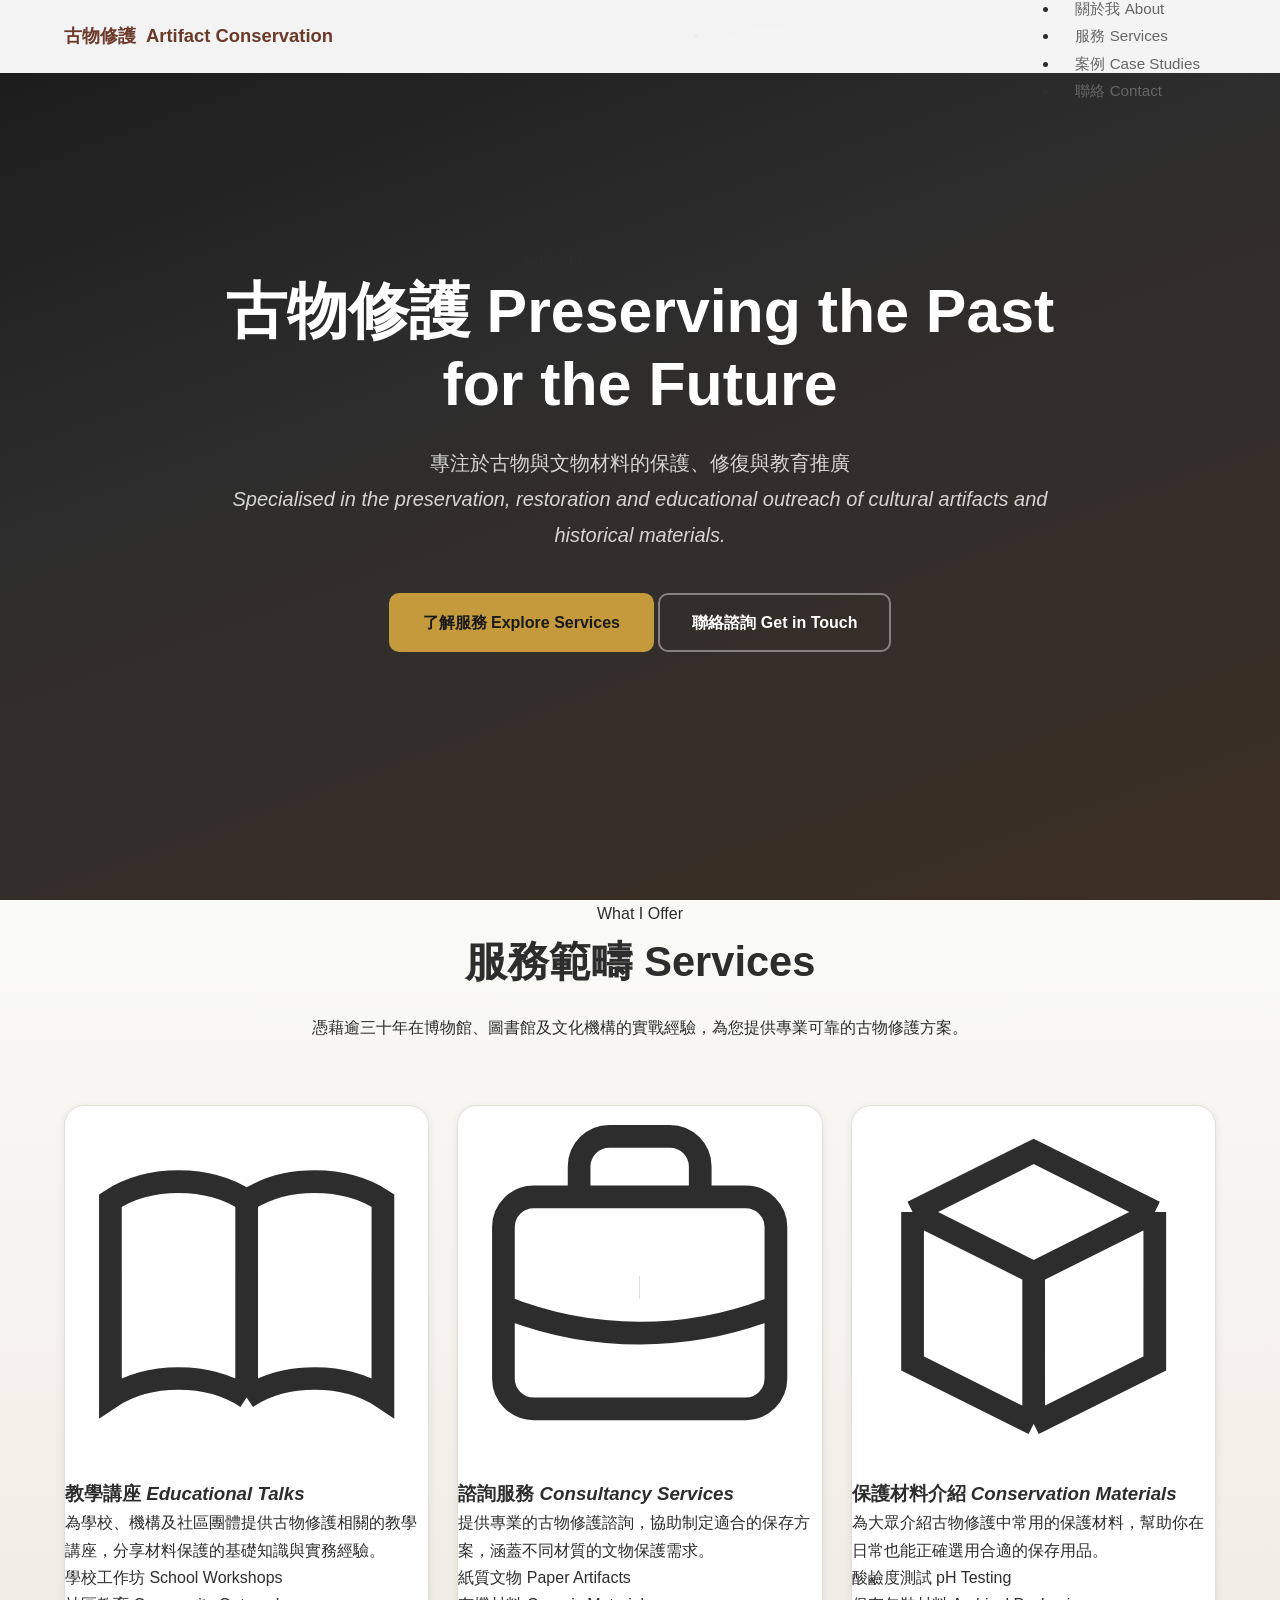
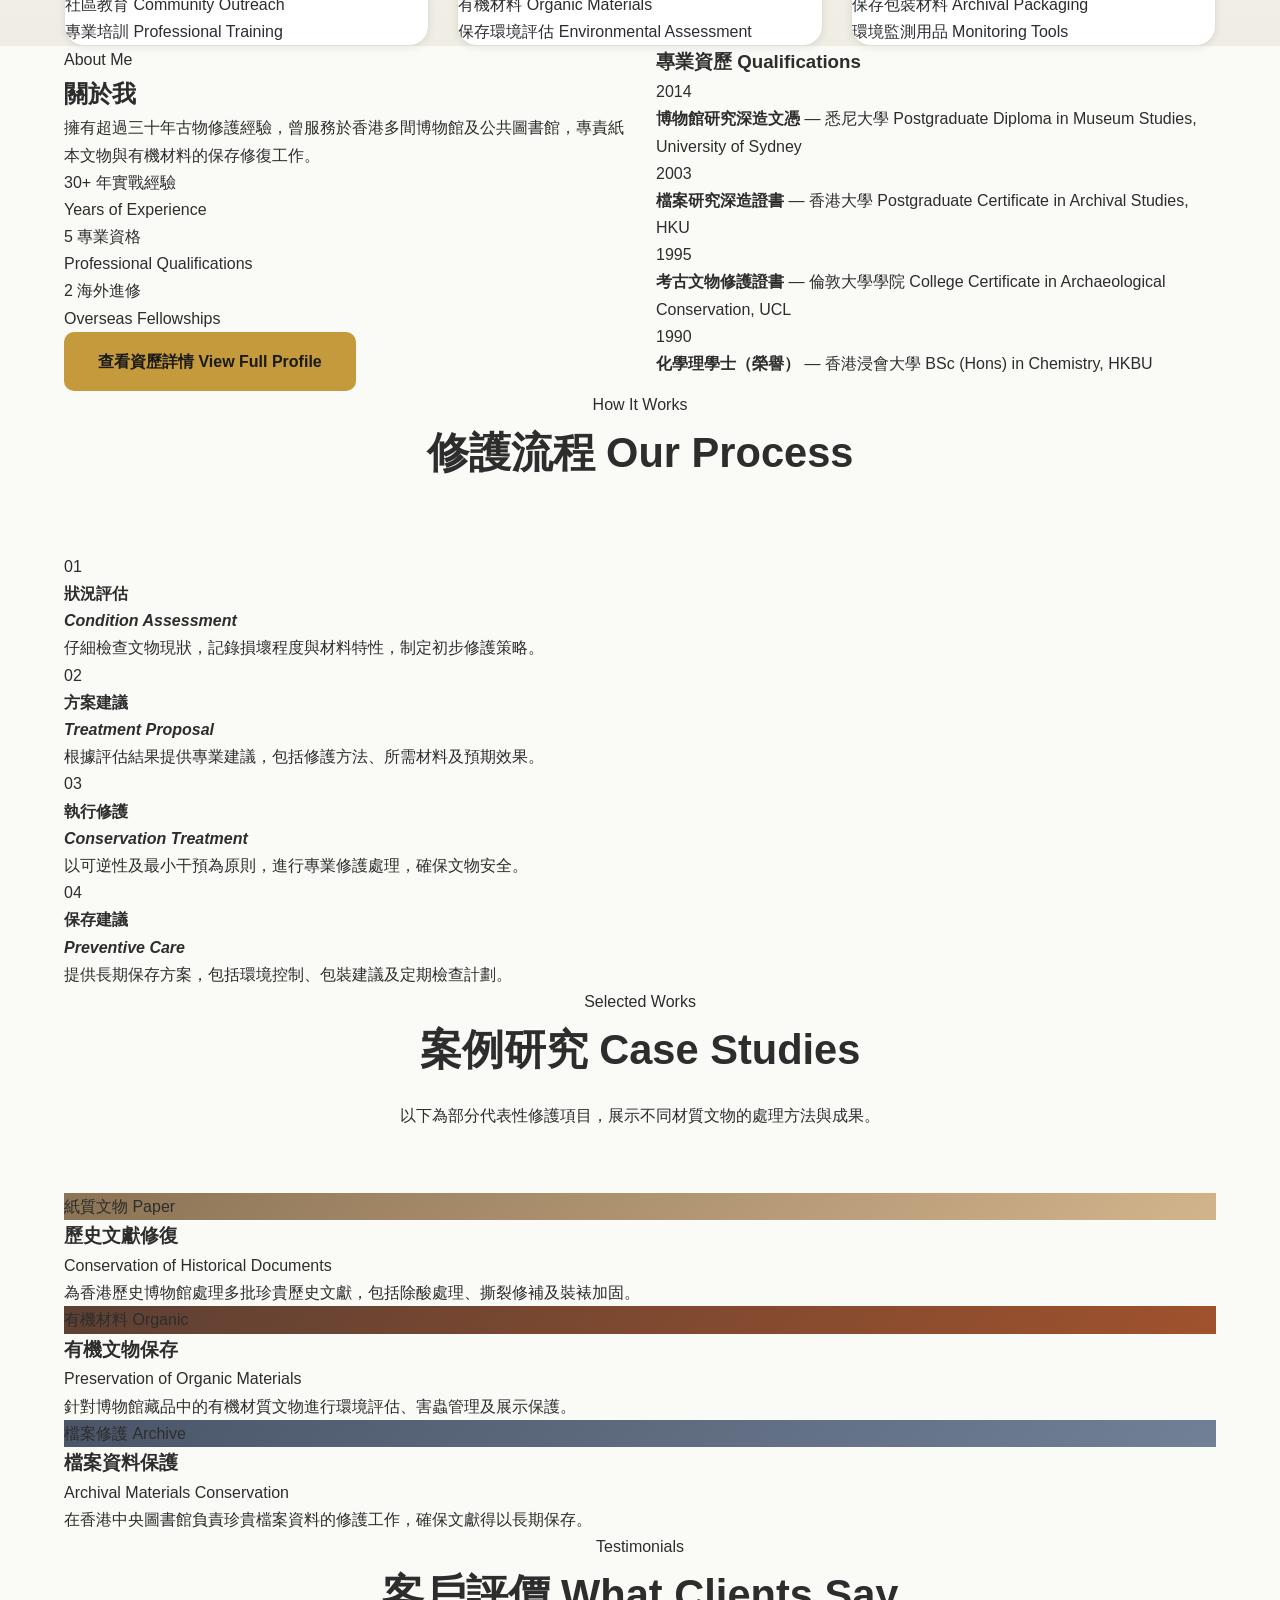
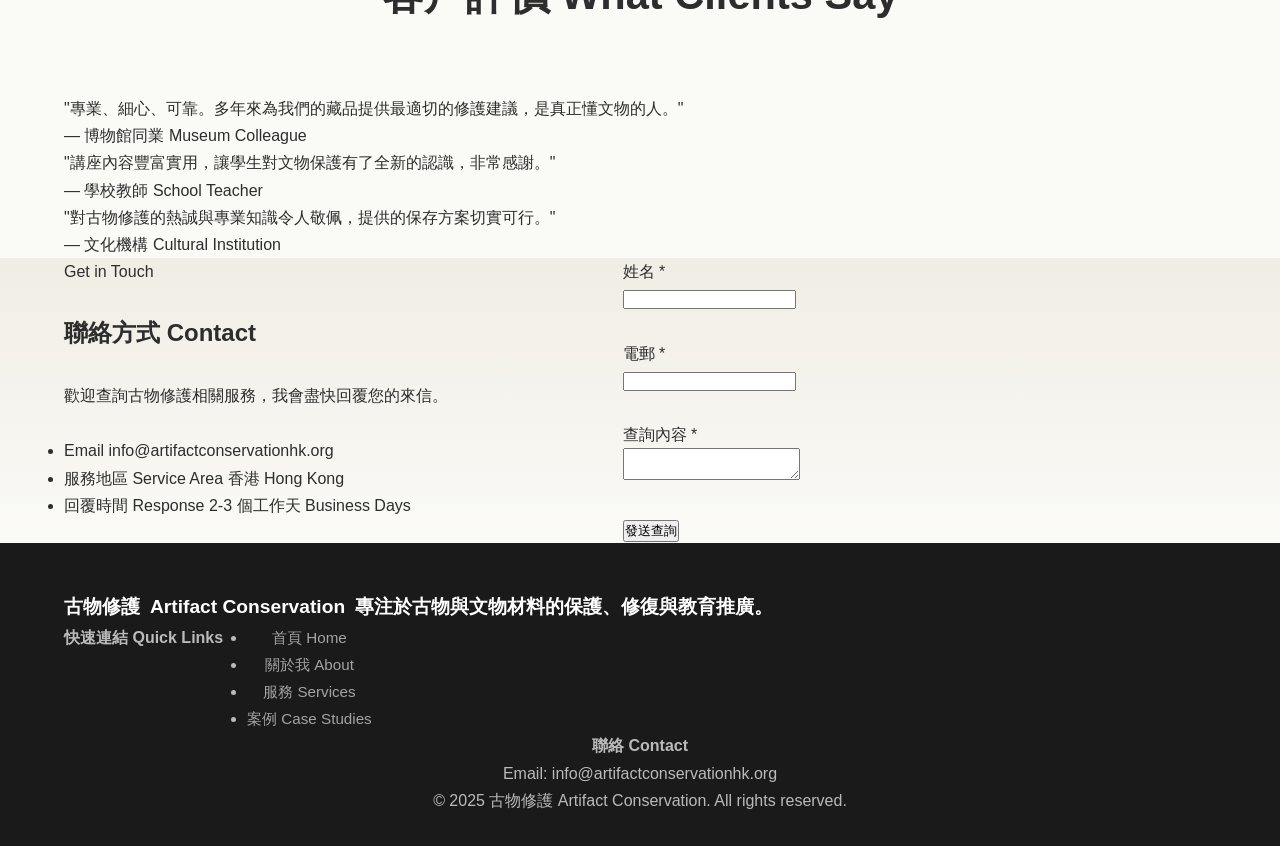
<file: index.html>
<!DOCTYPE html>
<html lang="zh-HK">
<head>
    <meta charset="UTF-8">
    <meta name="viewport" content="width=device-width, initial-scale=1.0">
    <meta name="description" content="古物修護 Artifact Conservation — 專注於古物與文物材料的保護、修復與教育推廣。提供教學講座、專業諮詢及保護材料建議。">
    <meta name="keywords" content="古物修護, 文物修復, artifact conservation, Hong Kong, 香港, 文物保護, conservation consultancy">
    <meta property="og:title" content="古物修護 Artifact Conservation">
    <meta property="og:description" content="專注於古物與文物材料的保護、修復與教育推廣">
    <meta property="og:type" content="website">
    <title>古物修護 Artifact Conservation | 專業文物修復與保護</title>
    <link rel="preconnect" href="https://fonts.googleapis.com">
    <link rel="preconnect" href="https://fonts.gstatic.com" crossorigin>
    <link href="https://fonts.googleapis.com/css2?family=Cormorant+Garamond:wght@400;500;600;700&family=Noto+Sans+SC:wght@300;400;500;700&family=Noto+Serif+SC:wght@400;500;600;700&display=swap" rel="stylesheet">
    <link rel="stylesheet" href="styles.css">
</head>
<body>

<!-- Navigation -->
<nav class="navbar" id="navbar">
    <div class="nav-container">
        <a href="#home" class="nav-logo">
            <span class="logo-cn">古物修護</span>
            <span class="logo-en">Artifact Conservation</span>
        </a>
        <button class="nav-toggle" id="navToggle" aria-label="開啟選單">
            <span></span><span></span><span></span>
        </button>
        <ul class="nav-menu" id="navMenu">
            <li><a href="#home" class="nav-link active">首頁 Home</a></li>
            <li><a href="#about" class="nav-link">關於我 About</a></li>
            <li><a href="#services" class="nav-link">服務 Services</a></li>
            <li><a href="#case-studies" class="nav-link">案例 Case Studies</a></li>
            <li><a href="#contact" class="nav-link">聯絡 Contact</a></li>
        </ul>
    </div>
</nav>

<!-- Hero Section -->
<section class="hero" id="home">
    <div class="hero-overlay"></div>
    <div class="hero-content">
        <p class="hero-eyebrow">Artifact Conservation Hong Kong</p>
        <h1 class="hero-title">
            <span class="hero-title-cn">古物修護</span>
            <span class="hero-title-en">Preserving the Past for the Future</span>
        </h1>
        <p class="hero-subtitle">
            專注於古物與文物材料的保護、修復與教育推廣<br>
            <em>Specialised in the preservation, restoration and educational outreach of cultural artifacts and historical materials.</em>
        </p>
        <div class="hero-actions">
            <a href="#services" class="btn btn-primary">了解服務 Explore Services</a>
            <a href="#contact" class="btn btn-outline">聯絡諮詢 Get in Touch</a>
        </div>
    </div>
    <div class="hero-scroll" aria-hidden="true">
        <span></span>
    </div>
</section>

<!-- Services Section -->
<section class="services" id="services">
    <div class="container">
        <header class="section-header">
            <p class="section-eyebrow">What I Offer</p>
            <h2 class="section-title">服務範疇 Services</h2>
            <p class="section-intro">
                憑藉逾三十年在博物館、圖書館及文化機構的實戰經驗，為您提供專業可靠的古物修護方案。
            </p>
        </header>

        <div class="services-grid">
            <article class="service-card" data-aos="fade-up">
                <div class="service-icon">
                    <svg viewBox="0 0 24 24" fill="none" stroke="currentColor" stroke-width="1.5"><path d="M12 6.253v13m0-13C10.832 5.477 9.246 5 7.5 5S4.168 5.477 3 6.253v13C4.168 18.477 5.754 18 7.5 18s3.332.477 4.5 1.253m0-13C13.168 5.477 14.754 5 16.5 5c1.747 0 3.332.477 4.5 1.253v13C19.832 18.477 18.247 18 16.5 18c-1.746 0-3.332.477-4.5 1.253"/></svg>
                </div>
                <h3>教學講座 <em>Educational Talks</em></h3>
                <p>為學校、機構及社區團體提供古物修護相關的教學講座，分享材料保護的基礎知識與實務經驗。</p>
                <ul class="service-list">
                    <li>學校工作坊 School Workshops</li>
                    <li>社區教育 Community Outreach</li>
                    <li>專業培訓 Professional Training</li>
                </ul>
            </article>

            <article class="service-card" data-aos="fade-up" data-aos-delay="100">
                <div class="service-icon">
                    <svg viewBox="0 0 24 24" fill="none" stroke="currentColor" stroke-width="1.5"><path d="M21 13.255A23.931 23.931 0 0112 15c-3.183 0-6.22-.62-9-1.745M16 6V4a2 2 0 00-2-2h-4a2 2 0 00-2 2v2m4 6h.01M5 20h14a2 2 0 002-2V8a2 2 0 00-2-2H5a2 2 0 00-2 2v10a2 2 0 002 2z"/></svg>
                </div>
                <h3>諮詢服務 <em>Consultancy Services</em></h3>
                <p>提供專業的古物修護諮詢，協助制定適合的保存方案，涵蓋不同材質的文物保護需求。</p>
                <ul class="service-list">
                    <li>紙質文物 Paper Artifacts</li>
                    <li>有機材料 Organic Materials</li>
                    <li>保存環境評估 Environmental Assessment</li>
                </ul>
            </article>

            <article class="service-card" data-aos="fade-up" data-aos-delay="200">
                <div class="service-icon">
                    <svg viewBox="0 0 24 24" fill="none" stroke="currentColor" stroke-width="1.5"><path d="M20 7l-8-4-8 4m16 0l-8 4m8-4v10l-8 4m0-10L4 7m8 4v10M4 7v10l8 4"/></svg>
                </div>
                <h3>保護材料介紹 <em>Conservation Materials</em></h3>
                <p>為大眾介紹古物修護中常用的保護材料，幫助你在日常也能正確選用合適的保存用品。</p>
                <ul class="service-list">
                    <li>酸鹼度測試 pH Testing</li>
                    <li>保存包裝材料 Archival Packaging</li>
                    <li>環境監測用品 Monitoring Tools</li>
                </ul>
            </article>
        </div>
    </div>
</section>

<!-- About Preview Section -->
<section class="about-preview" id="about">
    <div class="container about-grid">
        <div class="about-text" data-aos="fade-right">
            <p class="section-eyebrow">About Me</p>
            <h2 class="section-title">關於我</h2>
            <p class="about-lead">
                擁有超過三十年古物修護經驗，曾服務於香港多間博物館及公共圖書館，專責紙本文物與有機材料的保存修復工作。
            </p>
            <div class="credentials">
                <div class="credential-item">
                    <span class="credential-num">30+</span>
                    <span class="credential-label">年實戰經驗<br>Years of Experience</span>
                </div>
                <div class="credential-item">
                    <span class="credential-num">5</span>
                    <span class="credential-label">專業資格<br>Professional Qualifications</span>
                </div>
                <div class="credential-item">
                    <span class="credential-num">2</span>
                    <span class="credential-label">海外進修<br>Overseas Fellowships</span>
                </div>
            </div>
            <a href="#case-studies" class="btn btn-primary">查看資歷詳情 View Full Profile</a>
        </div>

        <div class="timeline" data-aos="fade-left">
            <h3 class="timeline-title">專業資歷 Qualifications</h3>
            <div class="timeline-item">
                <span class="timeline-year">2014</span>
                <p><strong>博物館研究深造文憑</strong> — 悉尼大學 Postgraduate Diploma in Museum Studies, University of Sydney</p>
            </div>
            <div class="timeline-item">
                <span class="timeline-year">2003</span>
                <p><strong>檔案研究深造證書</strong> — 香港大學 Postgraduate Certificate in Archival Studies, HKU</p>
            </div>
            <div class="timeline-item">
                <span class="timeline-year">1995</span>
                <p><strong>考古文物修護證書</strong> — 倫敦大學學院 College Certificate in Archaeological Conservation, UCL</p>
            </div>
            <div class="timeline-item">
                <span class="timeline-year">1990</span>
                <p><strong>化學理學士（榮譽）</strong> — 香港浸會大學 BSc (Hons) in Chemistry, HKBU</p>
            </div>
        </div>
    </div>
</section>

<!-- Process Section -->
<section class="process">
    <div class="container">
        <header class="section-header light">
            <p class="section-eyebrow">How It Works</p>
            <h2 class="section-title">修護流程 Our Process</h2>
        </header>
        <div class="process-steps">
            <div class="process-step" data-aos="fade-up">
                <span class="step-num">01</span>
                <h4>狀況評估<br><em>Condition Assessment</em></h4>
                <p>仔細檢查文物現狀，記錄損壞程度與材料特性，制定初步修護策略。</p>
            </div>
            <div class="process-step" data-aos="fade-up" data-aos-delay="100">
                <span class="step-num">02</span>
                <h4>方案建議<br><em>Treatment Proposal</em></h4>
                <p>根據評估結果提供專業建議，包括修護方法、所需材料及預期效果。</p>
            </div>
            <div class="process-step" data-aos="fade-up" data-aos-delay="200">
                <span class="step-num">03</span>
                <h4>執行修護<br><em>Conservation Treatment</em></h4>
                <p>以可逆性及最小干預為原則，進行專業修護處理，確保文物安全。</p>
            </div>
            <div class="process-step" data-aos="fade-up" data-aos-delay="300">
                <span class="step-num">04</span>
                <h4>保存建議<br><em>Preventive Care</em></h4>
                <p>提供長期保存方案，包括環境控制、包裝建議及定期檢查計劃。</p>
            </div>
        </div>
    </div>
</section>

<!-- Case Studies Section -->
<section class="case-studies" id="case-studies">
    <div class="container">
        <header class="section-header">
            <p class="section-eyebrow">Selected Works</p>
            <h2 class="section-title">案例研究 Case Studies</h2>
            <p class="section-intro">以下為部分代表性修護項目，展示不同材質文物的處理方法與成果。</p>
        </header>

        <div class="cases-grid">
            <article class="case-card" data-aos="fade-up">
                <div class="case-image" style="background: linear-gradient(135deg, #8B7355 0%, #D2B48C 100%);">
                    <span class="case-category">紙質文物 Paper</span>
                </div>
                <div class="case-body">
                    <h3>歷史文獻修復</h3>
                    <p class="case-en">Conservation of Historical Documents</p>
                    <p>為香港歷史博物館處理多批珍貴歷史文獻，包括除酸處理、撕裂修補及裝裱加固。</p>
                </div>
            </article>

            <article class="case-card" data-aos="fade-up" data-aos-delay="100">
                <div class="case-image" style="background: linear-gradient(135deg, #5C4033 0%, #A0522D 100%);">
                    <span class="case-category">有機材料 Organic</span>
                </div>
                <div class="case-body">
                    <h3>有機文物保存</h3>
                    <p class="case-en">Preservation of Organic Materials</p>
                    <p>針對博物館藏品中的有機材質文物進行環境評估、害蟲管理及展示保護。</p>
                </div>
            </article>

            <article class="case-card" data-aos="fade-up" data-aos-delay="200">
                <div class="case-image" style="background: linear-gradient(135deg, #4A5568 0%, #718096 100%);">
                    <span class="case-category">檔案修護 Archive</span>
                </div>
                <div class="case-body">
                    <h3>檔案資料保護</h3>
                    <p class="case-en">Archival Materials Conservation</p>
                    <p>在香港中央圖書館負責珍貴檔案資料的修護工作，確保文獻得以長期保存。</p>
                </div>
            </article>
        </div>
    </div>
</section>

<!-- Testimonials Section -->
<section class="testimonials">
    <div class="container">
        <header class="section-header light">
            <p class="section-eyebrow">Testimonials</p>
            <h2 class="section-title">客戶評價 What Clients Say</h2>
        </header>
        <div class="testimonials-grid">
            <blockquote class="testimonial" data-aos="fade-up">
                <p>"專業、細心、可靠。多年來為我們的藏品提供最適切的修護建議，是真正懂文物的人。"</p>
                <footer>— 博物館同業 Museum Colleague</footer>
            </blockquote>
            <blockquote class="testimonial" data-aos="fade-up" data-aos-delay="100">
                <p>"講座內容豐富實用，讓學生對文物保護有了全新的認識，非常感謝。"</p>
                <footer>— 學校教師 School Teacher</footer>
            </blockquote>
            <blockquote class="testimonial" data-aos="fade-up" data-aos-delay="200">
                <p>"對古物修護的熱誠與專業知識令人敬佩，提供的保存方案切實可行。"</p>
                <footer>— 文化機構 Cultural Institution</footer>
            </blockquote>
        </div>
    </div>
</section>

<!-- Contact Section -->
<section class="contact" id="contact">
    <div class="container contact-grid">
        <div class="contact-info" data-aos="fade-right">
            <p class="section-eyebrow">Get in Touch</p>
            <h2 class="section-title">聯絡方式 Contact</h2>
            <p class="contact-lead">歡迎查詢古物修護相關服務，我會盡快回覆您的來信。</p>
            <ul class="contact-list">
                <li>
                    <span class="contact-label">Email</span>
                    <a href="mailto:info@artifactconservationhk.org">info@artifactconservationhk.org</a>
                </li>
                <li>
                    <span class="contact-label">服務地區 Service Area</span>
                    <span>香港 Hong Kong</span>
                </li>
                <li>
                    <span class="contact-label">回覆時間 Response</span>
                    <span>2-3 個工作天 Business Days</span>
                </li>
            </ul>
        </div>
<form action="https://formly.email/submit" method="POST">
  <input type="hidden" name="access_key" value="34b2fdf246ca4be6b4ef51a307ec093a">
  
  <!-- 可選：自訂郵件主旨 -->
  <input type="hidden" name="subject" value="網站查詢 - artifactconservationhk.org">
  
  <!-- 可選：提交後跳轉的感謝頁面（如果有的話）-->
  <!-- <input type="hidden" name="redirect" value="https://artifactconservationhk.org/thanks.html"> -->
  
  <!-- 防垃圾郵件陷阱欄位（隱藏在畫面上）-->
  <input type="checkbox" name="botcheck" style="display:none">
  
  <label>姓名 *</label><br>
  <input type="text" name="name" required><br><br>
  
  <label>電郵 *</label><br>
  <input type="email" name="email" required><br><br>
  
  <label>查詢內容 *</label><br>
  <textarea name="message" required></textarea><br><br>
  
  <button type="submit">發送查詢</button>
</form>

     
</div>
</section>

<!-- Footer -->
<footer class="footer">
    <div class="container footer-grid">
        <div class="footer-brand">
            <span class="logo-cn">古物修護</span>
            <span class="logo-en">Artifact Conservation</span>
            <p>專注於古物與文物材料的保護、修復與教育推廣。</p>
        </div>
        <div class="footer-links">
            <h4>快速連結 Quick Links</h4>
            <ul>
                <li><a href="#home">首頁 Home</a></li>
                <li><a href="#about">關於我 About</a></li>
                <li><a href="#services">服務 Services</a></li>
                <li><a href="#case-studies">案例 Case Studies</a></li>
            </ul>
        </div>
        <div class="footer-contact">
            <h4>聯絡 Contact</h4>
            <p>Email: info@artifactconservationhk.org</p>
        </div>
    </div>
    <div class="footer-bottom">
        <p>&copy; 2025 古物修護 Artifact Conservation. All rights reserved.</p>
    </div>
</footer>

<script src="script.js"></script>
</body>
</html>
</file>
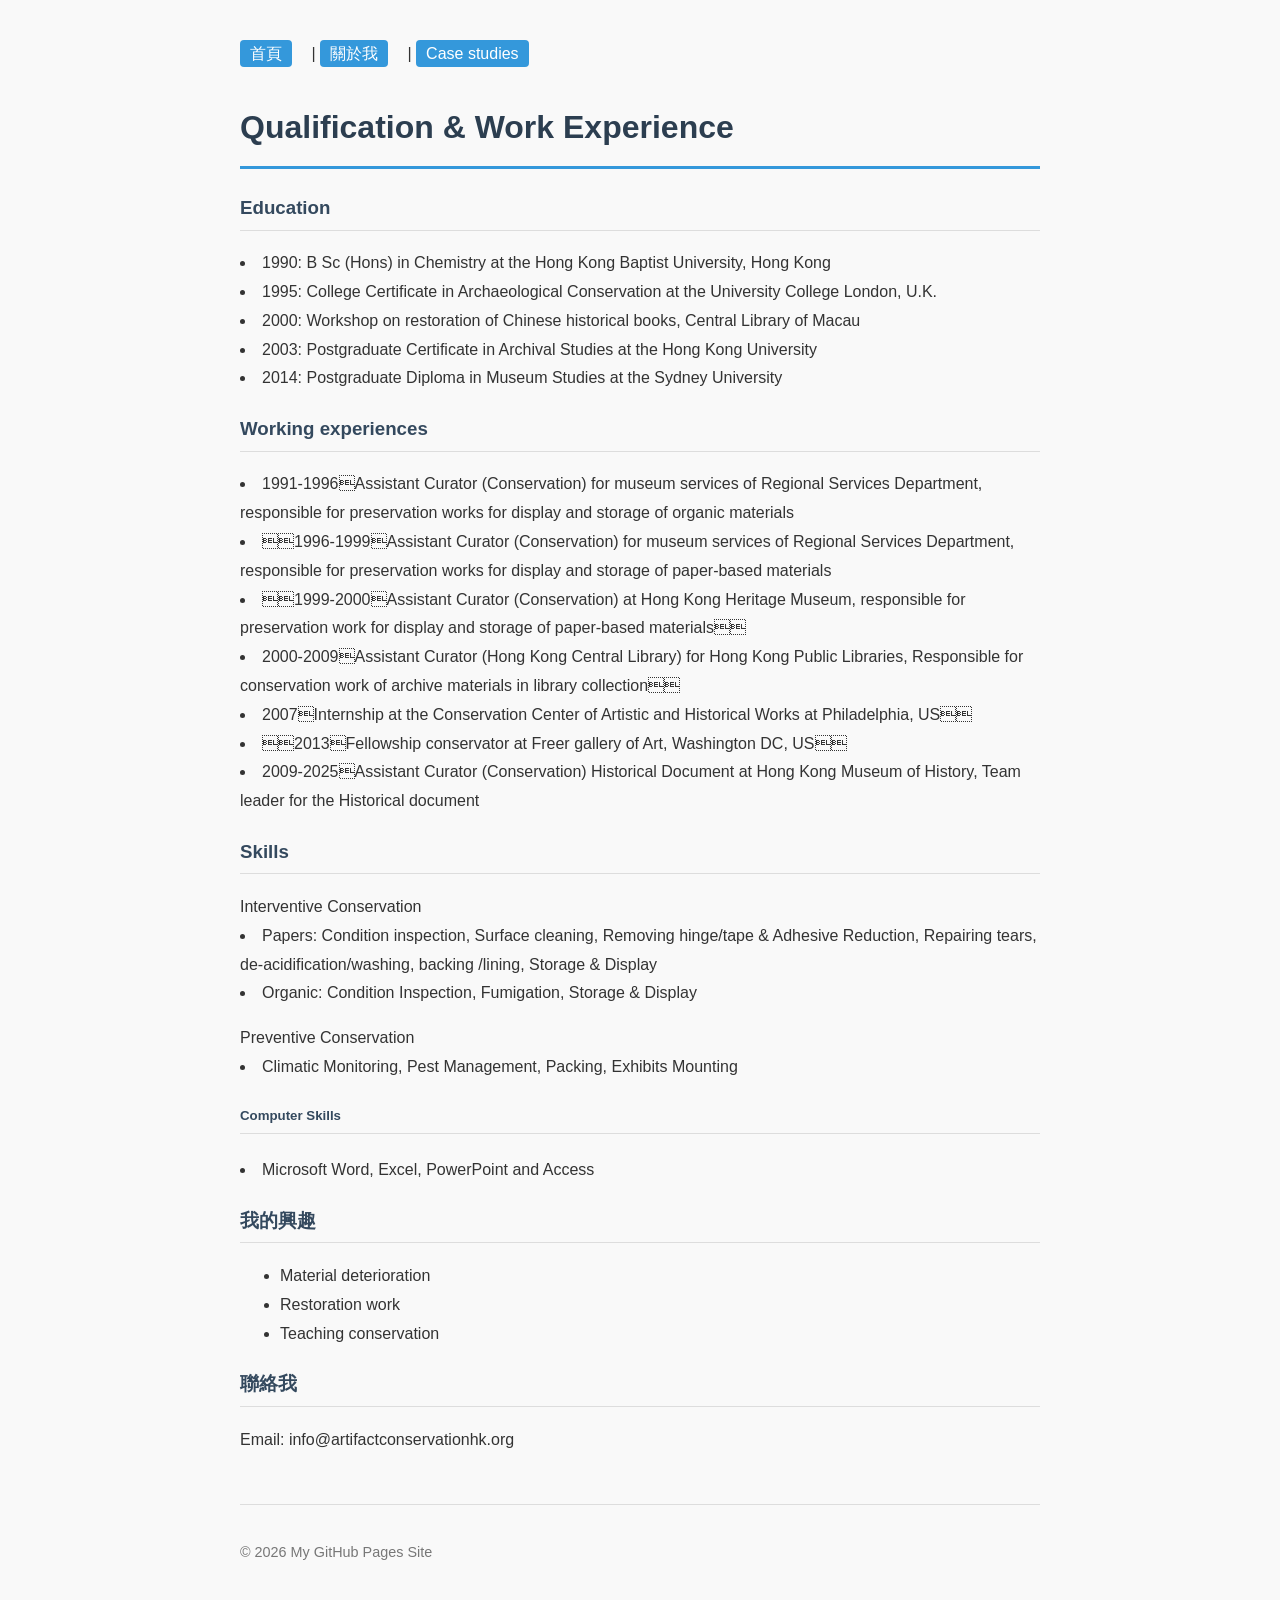
<file: about.html>
<!DOCTYPE html>
<!-- Google tag (gtag.js) -->
<script async src="https://www.googletagmanager.com/gtag/js?id=G-LMZSHB15PB"></script>
<script>
  window.dataLayer = window.dataLayer || [];
  function gtag(){dataLayer.push(arguments);}
  gtag('js', new Date());

  gtag('config', 'G-LMZSHB15PB');
</script>
<html lang="zh-HongKong">

  
</nav>
    <head>
    <meta charset="UTF-8">
    <meta name="viewport" content="width=device-width, initial-scale=1.0">
    <title>About Me</title>
    <style>
        body {
            font-family: -apple-system, BlinkMacSystemFont, "Segoe UI", Roboto, sans-serif;
            max-width: 800px;
            margin: 0 auto;
            padding: 40px 20px;
            background-color: #f9f9f9;
            color: #333;
            line-height: 1.8;
        }
        h1 {
            color: #2c3e50;
            border-bottom: 3px solid #3498db;
            padding-bottom: 10px;
        }
        h2 {
            color: #34495e;
            margin-top: 30px;
        }
        a {
            color: #3498db;
            text-decoration: none;
        }
        a:hover {
            text-decoration: underline;
        }
        .nav {
            margin-bottom: 30px;
        }
        .nav a {
            margin-right: 15px;
            padding: 5px 10px;
            background: #3498db;
            color: white;
            border-radius: 4px;
        }
        .nav a:hover {
            background: #2980b9;
            text-decoration: none;
        }
        footer {
            margin-top: 50px;
            padding-top: 20px;
            border-top: 1px solid #ddd;
            font-size: 0.9em;
            color: #777;
        }
    </style>
</head>
<body>

    <div class="nav">
    <a href="index.html">首頁</a> |   
<a href="about.html">關於我</a> |  
<a href="portfolio.html"> Case studies </a>
    </div>

    <h1>Qualification & Work Experience</h1>

    <p></nav>
  <head>
  <meta charset="UTF-8">
  <title> Qualification & Workexperience </title>
  <style>
    body {
      font-family: "Microsoft YaHei", "WenQuanYi Micro Hei", sans-serif;
      max-width: 800px;
      margin: 40px auto;
      padding: 0 20px;
      line-height: 1.8;
      color: #333;
    }
    h1 { color: #2c3e50; }
    h2 { color: #34495e; border-bottom: 1px solid #ddd; padding-bottom: 5px; }
    h3 { color: #34495e; border-bottom: 1px solid #ddd; padding-bottom: 5px; }
    h4 { color: #34495e; border-bottom: 1px solid #ddd; padding-bottom: 5px; }
    h5 { color: #34495e; border-bottom: 1px solid #ddd; padding-bottom: 5px; } 
    h6 { color: #34495e; border-bottom: 1px solid #ddd; padding-bottom: 5px; }
    h7 { color: #34495e; border-bottom: 1px solid #ddd; padding-bottom: 5px; }
    a { color: #2980b9; }
  </style>
</head>
<body>
  <h3> Education </h3>
   <p><li>1990:  B Sc (Hons) in Chemistry at the Hong Kong Baptist University, Hong Kong</li>  
<li>1995:  College Certificate in Archaeological Conservation at the University College London, U.K.</li>  
<li>2000: Workshop on restoration of Chinese historical books, Central Library of Macau </li> 
<li>2003: Postgraduate Certificate in Archival Studies at the Hong Kong University</li> 
<li>2014: Postgraduate Diploma in Museum Studies at the Sydney University</li></p>

  <h3> Working experiences </h3>
  <p><li>1991-1996Assistant Curator (Conservation) for museum services of Regional Services Department, responsible for preservation works for display and storage of organic materials</li>
  <li>1996-1999Assistant Curator (Conservation) for museum services of Regional Services Department, responsible for preservation works for display and storage of paper-based materials</li>
  <li>1999-2000Assistant Curator (Conservation) at Hong Kong Heritage Museum, responsible for preservation work for display and storage of paper-based materials</li>
  <li>2000-2009Assistant Curator (Hong Kong Central Library) for Hong Kong Public Libraries,  Responsible for conservation work of archive materials in library collection</li>
  <li>2007Internship at the Conservation Center of Artistic and Historical Works at Philadelphia, US</li>
  <li>2013Fellowship conservator at Freer gallery of Art, Washington DC, US</li>
  <li>2009-2025Assistant Curator (Conservation) Historical Document at Hong Kong Museum of History, Team leader for the Historical document</li>
  
<h3>Skills</h3> 
Interventive Conservation
<li>Papers: Condition inspection, Surface cleaning, Removing hinge/tape & Adhesive Reduction, Repairing tears, de-acidification/washing, backing /lining, Storage & Display 
<li>Organic: Condition Inspection, Fumigation, Storage & Display </li></p>

  
 Preventive Conservation 
<li>Climatic Monitoring, Pest Management, Packing, Exhibits Mounting</li> </p>
  <h5>Computer Skills</h5>
  <p><li>Microsoft Word, Excel, PowerPoint and Access</li> </p>

    <h3>我的興趣</h3>
    <ul>
        <li>Material deterioration</li>
        <li>Restoration work</li>
        <li>Teaching conservation</li>
    </ul>

    <h3>聯絡我</h3>
    <p>Email: info@artifactconservationhk.org</p>

    <footer>
        <p>&copy; 2026 My GitHub Pages Site</p>
    </footer>

</body>
</html>
</file>
<file: styles.css>
/* ========================================
   ArtifactConservationHK - Stylesheet
   Hong Kong Artifact Conservation Info Hub
   ======================================== */

:root {
    --color-primary: #6B3A2A;
    --color-primary-light: #8B5A3C;
    --color-secondary: #2C5F7C;
    --color-accent: #C49A3C;
    --color-accent-light: #E8C77E;
    --color-bg: #FAFAF7;
    --color-bg-dark: #1A1A1A;
    --color-text: #2D2D2D;
    --color-text-light: #666666;
    --color-text-white: #FFFFFF;
    --color-border: #E0E0D8;
    --shadow-sm: 0 2px 8px rgba(0,0,0,0.08);
    --shadow-md: 0 4px 16px rgba(0,0,0,0.12);
    --shadow-lg: 0 8px 32px rgba(0,0,0,0.16);
    --radius: 12px;
    --radius-lg: 20px;
    --transition: all 0.3s ease;
    --container-max: 1200px;
}

/* Reset & Base */
* {
    margin: 0;
    padding: 0;
    box-sizing: border-box;
}

html {
    scroll-behavior: smooth;
    scroll-padding-top: 80px;
}

body {
    font-family: 'Noto Sans HK', 'WenQuanYi Micro Hei', -apple-system, BlinkMacSystemFont, 'Segoe UI', Roboto, sans-serif;
    background: var(--color-bg);
    color: var(--color-text);
    line-height: 1.7;
    overflow-x: hidden;
}

a {
    text-decoration: none;
    color: inherit;
}

img {
    max-width: 100%;
    display: block;
}

/* Language Toggle */
body.lang-zh .en { display: none; }
body.lang-en .zh { display: none; }

body.lang-zh .nav-link .en,
body.lang-en .nav-link .zh { display: none; }

/* Container */
.container {
    max-width: var(--container-max);
    margin: 0 auto;
    padding: 0 24px;
}

/* ========================================
   Navigation
   ======================================== */
.navbar {
    position: fixed;
    top: 0;
    left: 0;
    right: 0;
    z-index: 1000;
    background: rgba(255,255,255,0.95);
    backdrop-filter: blur(12px);
    border-bottom: 1px solid transparent;
    transition: var(--transition);
}

.navbar.scrolled {
    border-bottom-color: var(--color-border);
    box-shadow: var(--shadow-sm);
}

.nav-container {
    max-width: var(--container-max);
    margin: 0 auto;
    padding: 0 24px;
    display: flex;
    align-items: center;
    justify-content: space-between;
    height: 72px;
}

.nav-logo {
    display: flex;
    align-items: center;
    gap: 10px;
    font-weight: 700;
    font-size: 1.15rem;
    color: var(--color-primary);
}

.logo-icon {
    font-size: 1.6rem;
}

.nav-links {
    display: flex;
    gap: 8px;
}

.nav-link {
    padding: 8px 16px;
    border-radius: 8px;
    font-size: 0.95rem;
    font-weight: 500;
    color: var(--color-text-light);
    transition: var(--transition);
}

.nav-link:hover {
    color: var(--color-primary);
    background: rgba(107,58,42,0.06);
}

.nav-controls {
    display: flex;
    align-items: center;
    gap: 12px;
}

.lang-toggle {
    background: var(--color-primary);
    color: white;
    border: none;
    padding: 8px 16px;
    border-radius: 8px;
    font-weight: 600;
    cursor: pointer;
    transition: var(--transition);
    font-size: 0.9rem;
}

.lang-toggle:hover {
    background: var(--color-primary-light);
    transform: translateY(-1px);
}

.mobile-menu-btn {
    display: none;
    flex-direction: column;
    gap: 4px;
    background: none;
    border: none;
    cursor: pointer;
    padding: 8px;
}

.mobile-menu-btn span {
    width: 24px;
    height: 2px;
    background: var(--color-text);
    border-radius: 2px;
    transition: var(--transition);
}

/* ========================================
   Hero Section
   ======================================== */
.hero {
    position: relative;
    min-height: 100vh;
    display: flex;
    align-items: center;
    justify-content: center;
    overflow: hidden;
    background: linear-gradient(160deg, #1A1A1A 0%, #2D2D2D 40%, #3D2F24 100%);
}

.hero-bg {
    position: absolute;
    inset: 0;
    background: 
        radial-gradient(ellipse at 20% 50%, rgba(196,154,60,0.15) 0%, transparent 50%),
        radial-gradient(ellipse at 80% 20%, rgba(107,58,42,0.2) 0%, transparent 50%),
        radial-gradient(ellipse at 50% 80%, rgba(44,95,124,0.15) 0%, transparent 50%);
}

.hero-bg::after {
    content: '';
    position: absolute;
    inset: 0;
    background-image: url("data:image/svg+xml,%3Csvg width='60' height='60' viewBox='0 0 60 60' xmlns='http://www.w3.org/2000/svg'%3E%3Cg fill='none' fill-rule='evenodd'%3E%3Cg fill='%23ffffff' fill-opacity='0.03'%3E%3Cpath d='M36 34v-4h-2v4h-4v2h4v4h2v-4h4v-2h-4zm0-30V0h-2v4h-4v2h4v4h2V6h4V4h-4zM6 34v-4H4v4H0v2h4v4h2v-4h4v-2H6zM6 4V0H4v4H0v2h4v4h2V6h4V4H6z'/%3E%3C/g%3E%3C/g%3E%3C/svg%3E");
}

.hero-content {
    position: relative;
    z-index: 1;
    text-align: center;
    padding: 0 24px;
    max-width: 900px;
}

.hero-title {
    font-size: clamp(2rem, 5vw, 3.8rem);
    font-weight: 800;
    color: var(--color-text-white);
    line-height: 1.2;
    margin-bottom: 24px;
}

.hero-title .zh {
    display: block;
    background: linear-gradient(135deg, var(--color-accent-light), var(--color-accent));
    -webkit-background-clip: text;
    -webkit-text-fill-color: transparent;
    background-clip: text;
}

.hero-title .en {
    display: block;
    font-size: 0.5em;
    font-weight: 400;
    color: rgba(255,255,255,0.7);
    margin-top: 12px;
    letter-spacing: 2px;
}

.hero-subtitle {
    font-size: clamp(1rem, 2vw, 1.25rem);
    color: rgba(255,255,255,0.8);
    margin-bottom: 40px;
    line-height: 1.8;
}

.hero-subtitle .zh { display: block; }
.hero-subtitle .en { display: block; font-size: 0.9em; opacity: 0.8; margin-top: 4px; }

.hero-cta {
    display: flex;
    gap: 16px;
    justify-content: center;
    flex-wrap: wrap;
}

.btn {
    display: inline-flex;
    align-items: center;
    justify-content: center;
    padding: 14px 32px;
    border-radius: 10px;
    font-weight: 600;
    font-size: 1rem;
    cursor: pointer;
    transition: var(--transition);
    border: 2px solid transparent;
    text-decoration: none;
}

.btn-primary {
    background: var(--color-accent);
    color: var(--color-bg-dark);
}

.btn-primary:hover {
    background: var(--color-accent-light);
    transform: translateY(-2px);
    box-shadow: var(--shadow-md);
}

.btn-outline {
    background: transparent;
    color: white;
    border-color: rgba(255,255,255,0.4);
}

.btn-outline:hover {
    border-color: var(--color-accent);
    color: var(--color-accent);
    transform: translateY(-2px);
}

.btn-full {
    width: 100%;
}

.hero-scroll-indicator {
    position: absolute;
    bottom: 40px;
    left: 50%;
    transform: translateX(-50%);
    z-index: 1;
}

.hero-scroll-indicator span {
    display: block;
    width: 30px;
    height: 50px;
    border: 2px solid rgba(255,255,255,0.4);
    border-radius: 15px;
    position: relative;
}

.hero-scroll-indicator span::after {
    content: '';
    position: absolute;
    top: 8px;
    left: 50%;
    transform: translateX(-50%);
    width: 4px;
    height: 8px;
    background: var(--color-accent);
    border-radius: 2px;
    animation: scrollDown 2s infinite;
}

@keyframes scrollDown {
    0% { top: 8px; opacity: 1; }
    100% { top: 28px; opacity: 0; }
}

/* ========================================
   Sections
   ======================================== */
.section {
    padding: 100px 0;
}

.section-header {
    text-align: center;
    margin-bottom: 64px;
}

.section-header h2 {
    font-size: clamp(1.8rem, 3.5vw, 2.6rem);
    font-weight: 800;
    color: var(--color-text);
    margin-bottom: 16px;
}

.section-header h2 .en {
    display: block;
    font-size: 0.5em;
    font-weight: 400;
    color: var(--color-text-light);
    margin-top: 8px;
    letter-spacing: 1px;
}

.section-desc {
    font-size: 1.1rem;
    color: var(--color-text-light);
    max-width: 600px;
    margin: 0 auto;
}

/* ========================================
   About Section
   ======================================== */
.about {
    background: white;
}

.about-grid {
    display: grid;
    grid-template-columns: repeat(auto-fit, minmax(300px, 1fr));
    gap: 32px;
}

.about-card {
    text-align: center;
    padding: 40px 32px;
    border-radius: var(--radius-lg);
    background: var(--color-bg);
    border: 1px solid var(--color-border);
    transition: var(--transition);
}

.about-card:hover {
    transform: translateY(-4px);
    box-shadow: var(--shadow-md);
    border-color: var(--color-accent);
}

.card-icon {
    font-size: 3rem;
    margin-bottom: 20px;
}

.about-card h3 {
    font-size: 1.3rem;
    font-weight: 700;
    margin-bottom: 12px;
    color: var(--color-primary);
}

.about-card h3 .en {
    display: block;
    font-size: 0.8em;
    color: var(--color-text-light);
    margin-top: 4px;
}

.about-card p {
    color: var(--color-text-light);
    line-height: 1.8;
}

/* ========================================
   Services Section
   ======================================== */
.services {
    background: linear-gradient(180deg, #FAFAF7 0%, #F0EDE4 100%);
}

.services-grid {
    display: grid;
    grid-template-columns: repeat(auto-fit, minmax(320px, 1fr));
    gap: 28px;
}

.service-card {
    background: white;
    border-radius: var(--radius-lg);
    overflow: hidden;
    box-shadow: var(--shadow-sm);
    transition: var(--transition);
    border: 1px solid var(--color-border);
}

.service-card:hover {
    transform: translateY(-6px);
    box-shadow: var(--shadow-lg);
}

.service-image {
    height: 160px;
    display: flex;
    align-items: center;
    justify-content: center;
}

.service-emoji {
    font-size: 3.5rem;
    filter: drop-shadow(0 4px 8px rgba(0,0,0,0.2));
}

.service-content {
    padding: 28px;
}

.service-content h3 {
    font-size: 1.25rem;
    font-weight: 700;
    margin-bottom: 10px;
    color: var(--color-text);
}

.service-content h3 .en {
    display: block;
    font-size: 0.8em;
    color: var(--color-text-light);
    margin-top: 4px;
}

.service-content p {
    color: var(--color-text-light);
    font-size: 0.95rem;
    line-height: 1.7;
}

/* ========================================
   Profession Section
   ======================================== */
.profession {
    background: white;
}

.profession-content {
    display: grid;
    grid-template-columns: 1.5fr 1fr;
    gap: 64px;
    align-items: start;
}

.profession-text h3 {
    font-size: 1.3rem;
    font-weight: 700;
    color: var(--color-primary);
    margin: 32px 0 12px;
}

.profession-text h3:first-child {
    margin-top: 0;
}

.profession-text h3 .en {
    display: block;
    font-size: 0.8em;
    color: var(--color-text-light);
    margin-top: 4px;
}

.profession-text p {
    color: var(--color-text-light);
    line-height: 1.9;
    margin-bottom: 16px;
}

.profession-stats {
    display: flex;
    flex-direction: column;
    gap: 20px;
}

.stat-card {
    background: linear-gradient(135deg, var(--color-primary), var(--color-primary-light));
    color: white;
    padding: 32px;
    border-radius: var(--radius-lg);
    text-align: center;
}

.stat-number {
    font-size: 3rem;
    font-weight: 800;
    line-height: 1;
    margin-bottom: 8px;
}

.stat-label {
    font-size: 0.95rem;
    opacity: 0.9;
}

/* ========================================
   Resources Section
   ======================================== */
.resources {
    background: var(--color-bg-dark);
    color: white;
}

.resources .section-header h2 {
    color: white;
}

.resources .section-header h2 .en {
    color: rgba(255,255,255,0.6);
}

.resources .section-desc {
    color: rgba(255,255,255,0.7);
}

.resources-grid {
    display: grid;
    grid-template-columns: repeat(auto-fit, minmax(280px, 1fr));
    gap: 24px;
}

.resource-card {
    background: rgba(255,255,255,0.06);
    border: 1px solid rgba(255,255,255,0.1);
    border-radius: var(--radius);
    padding: 28px;
    transition: var(--transition);
    display: block;
}

.resource-card:hover {
    background: rgba(255,255,255,0.1);
    border-color: var(--color-accent);
    transform: translateY(-3px);
}

.resource-card h4 {
    font-size: 1.15rem;
    font-weight: 700;
    margin-bottom: 10px;
    color: var(--color-accent-light);
}

.resource-card p {
    color: rgba(255,255,255,0.7);
    font-size: 0.9rem;
    line-height: 1.7;
    margin-bottom: 12px;
}

.resource-link {
    font-size: 0.85rem;
    color: var(--color-accent);
    font-weight: 500;
}

/* ========================================
   Contact Section
   ======================================== */
.contact {
    background: linear-gradient(180deg, #F0EDE4 0%, #FAFAF7 100%);
}

.contact-grid {
    display: grid;
    grid-template-columns: 1fr 1.2fr;
    gap: 64px;
}

.contact-info {
    display: flex;
    flex-direction: column;
    gap: 28px;
}

.contact-item {
    display: flex;
    align-items: flex-start;
    gap: 16px;
    padding: 20px;
    background: white;
    border-radius: var(--radius);
    border: 1px solid var(--color-border);
    transition: var(--transition);
}

.contact-item:hover {
    border-color: var(--color-accent);
    box-shadow: var(--shadow-sm);
}

.contact-icon {
    font-size: 1.5rem;
    flex-shrink: 0;
}

.contact-item strong {
    display: block;
    font-size: 1rem;
    color: var(--color-primary);
    margin-bottom: 4px;
}

.contact-item p {
    color: var(--color-text-light);
    font-size: 0.95rem;
}

.contact-form {
    background: white;
    padding: 40px;
    border-radius: var(--radius-lg);
    border: 1px solid var(--color-border);
    box-shadow: var(--shadow-sm);
}

.form-row {
    margin-bottom: 20px;
}

.form-row input,
.form-row select,
.form-row textarea {
    width: 100%;
    padding: 14px 18px;
    border: 1px solid var(--color-border);
    border-radius: 10px;
    font-size: 1rem;
    font-family: inherit;
    background: var(--color-bg);
    color: var(--color-text);
    transition: var(--transition);
}

.form-row input:focus,
.form-row select:focus,
.form-row textarea:focus {
    outline: none;
    border-color: var(--color-accent);
    background: white;
    box-shadow: 0 0 0 3px rgba(196,154,60,0.1);
}

.form-row textarea {
    resize: vertical;
    min-height: 120px;
}

/* ========================================
   Footer
   ======================================== */
.footer {
    background: var(--color-bg-dark);
    color: rgba(255,255,255,0.7);
    padding: 48px 0 32px;
    text-align: center;
}

.footer-content {
    display: flex;
    flex-direction: column;
    align-items: center;
    gap: 16px;
}

.footer-brand {
    display: flex;
    align-items: center;
    gap: 10px;
    font-size: 1.2rem;
    font-weight: 700;
    color: white;
}

.footer-links {
    display: flex;
    gap: 24px;
}

.footer-links a {
    color: rgba(255,255,255,0.6);
    transition: var(--transition);
    font-size: 0.95rem;
}

.footer-links a:hover {
    color: var(--color-accent);
}

/* ========================================
   Responsive Design
   ======================================== */
@media (max-width: 900px) {
    .profession-content {
        grid-template-columns: 1fr;
        gap: 40px;
    }

    .contact-grid {
        grid-template-columns: 1fr;
        gap: 40px;
    }
}

@media (max-width: 768px) {
    .nav-links {
        display: none;
        position: absolute;
        top: 72px;
        left: 0;
        right: 0;
        background: white;
        flex-direction: column;
        padding: 20px;
        box-shadow: var(--shadow-md);
        gap: 4px;
    }

    .nav-links.active {
        display: flex;
    }

    .mobile-menu-btn {
        display: flex;
    }

    .section {
        padding: 64px 0;
    }

    .hero-cta {
        flex-direction: column;
        align-items: center;
    }

    .btn {
        width: 100%;
        max-width: 280px;
    }

    .about-grid {
        grid-template-columns: 1fr;
    }

    .services-grid {
        grid-template-columns: 1fr;
    }

    .resources-grid {
        grid-template-columns: 1fr;
    }

    .contact-form {
        padding: 28px;
    }
}

@media (max-width: 480px) {
    .container {
        padding: 0 16px;
    }

    .nav-container {
        padding: 0 16px;
    }

    .hero-title {
        font-size: 2rem;
    }

    .stat-number {
        font-size: 2.2rem;
    }
}

/* ========================================
   Animations
   ======================================== */
@keyframes fadeInUp {
    from {
        opacity: 0;
        transform: translateY(30px);
    }
    to {
        opacity: 1;
        transform: translateY(0);
    }
}

.section.animate {
    animation: fadeInUp 0.6s ease forwards;
}
</file>
